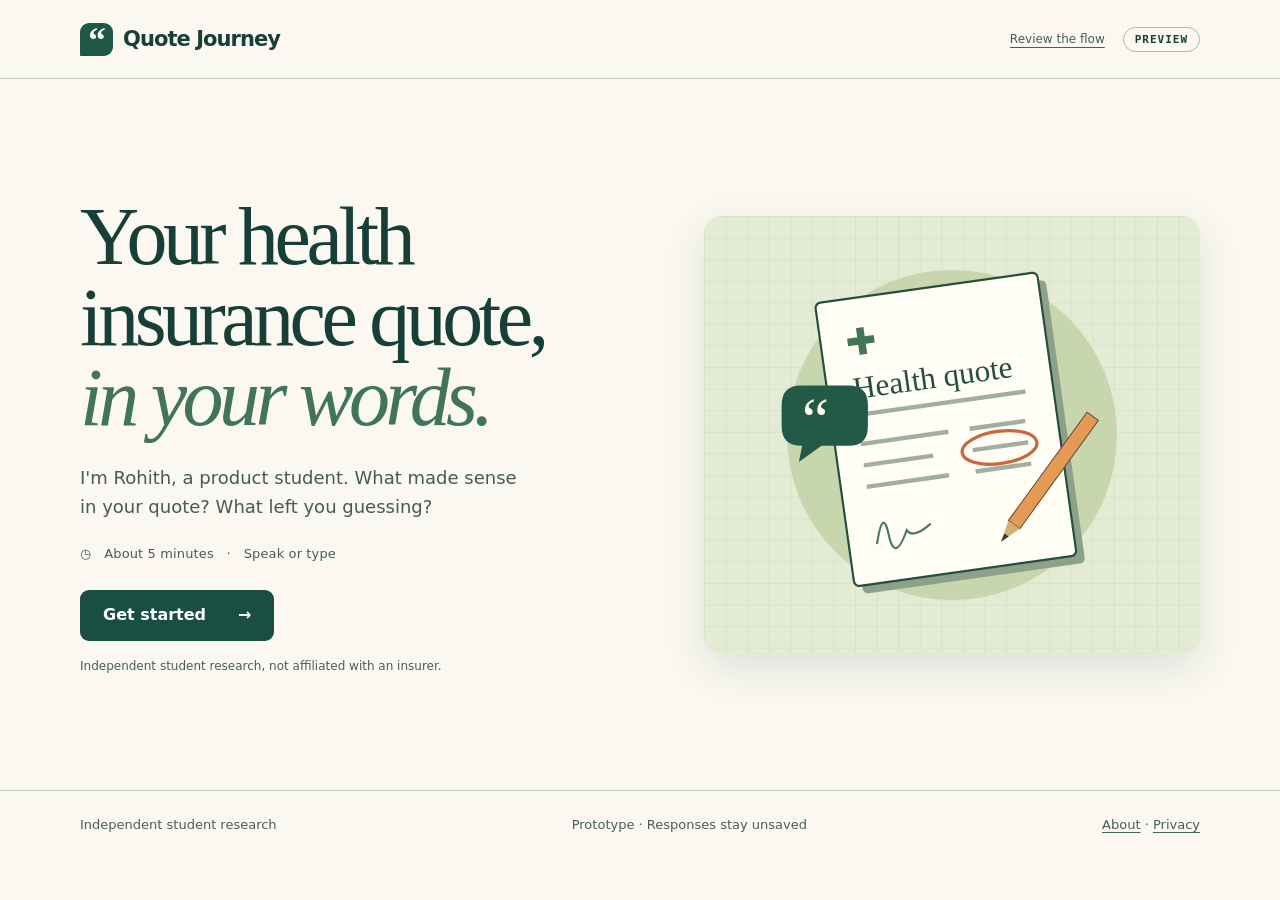
<file: docs/index.html>
<!doctype html>
<html lang="en">
<head>
  <meta charset="utf-8">
  <meta name="viewport" content="width=device-width,initial-scale=1,viewport-fit=cover">
  <meta name="theme-color" content="#faf8f1">
  <meta name="description" content="An independent study of what happens after someone gets a health insurance quote. Speak or type, whichever works best for you.">
  <title>Quote Journey · In your words</title>
  <link rel="icon" type="image/svg+xml" href="./favicon.svg">
  <link rel="stylesheet" href="./fieldnotes.css">
</head>
<body>
  <header class="study-header">
    <div class="container">
      <a class="brand" href="./index.html" aria-label="Quote Journey home"><span class="mark" aria-hidden="true">“</span>Quote Journey</a>
      <div class="header-side"><a class="header-link" href="./review.html#flow">Review the flow</a><span class="preview-badge">Preview</span></div>
    </div>
  </header>
  <main class="container hero">
    <div class="hero-copy">
      <h1>Your health<br>insurance quote,<br><em>in your words.</em></h1>
      <p class="lead">I'm Rohith, a product student. What made sense in your quote? What left you guessing?</p>
      <p class="meta">◷ &nbsp; About 5 minutes &nbsp; · &nbsp; Speak or type</p>
      <a class="primary-button" href="./survey.html">Get started <span class="arrow" aria-hidden="true">→</span></a>
      <p class="hero-note">Independent student research, not affiliated with an insurer.</p>
    </div>
    <figure class="illustration">
      <img src="./assets/health-quote-illustration.svg" width="460" height="405" alt="Illustration of a health insurance quote marked with a pencil, with a speech bubble">
    </figure>
  </main>
  <footer class="study-footer">
    <div class="container">
      <span>Independent student research</span>
      <span>Prototype · Responses stay unsaved</span>
      <span><a href="./about.html">About</a> · <a href="./privacy.html">Privacy</a></span>
    </div>
  </footer>
</body>
</html>
</file>
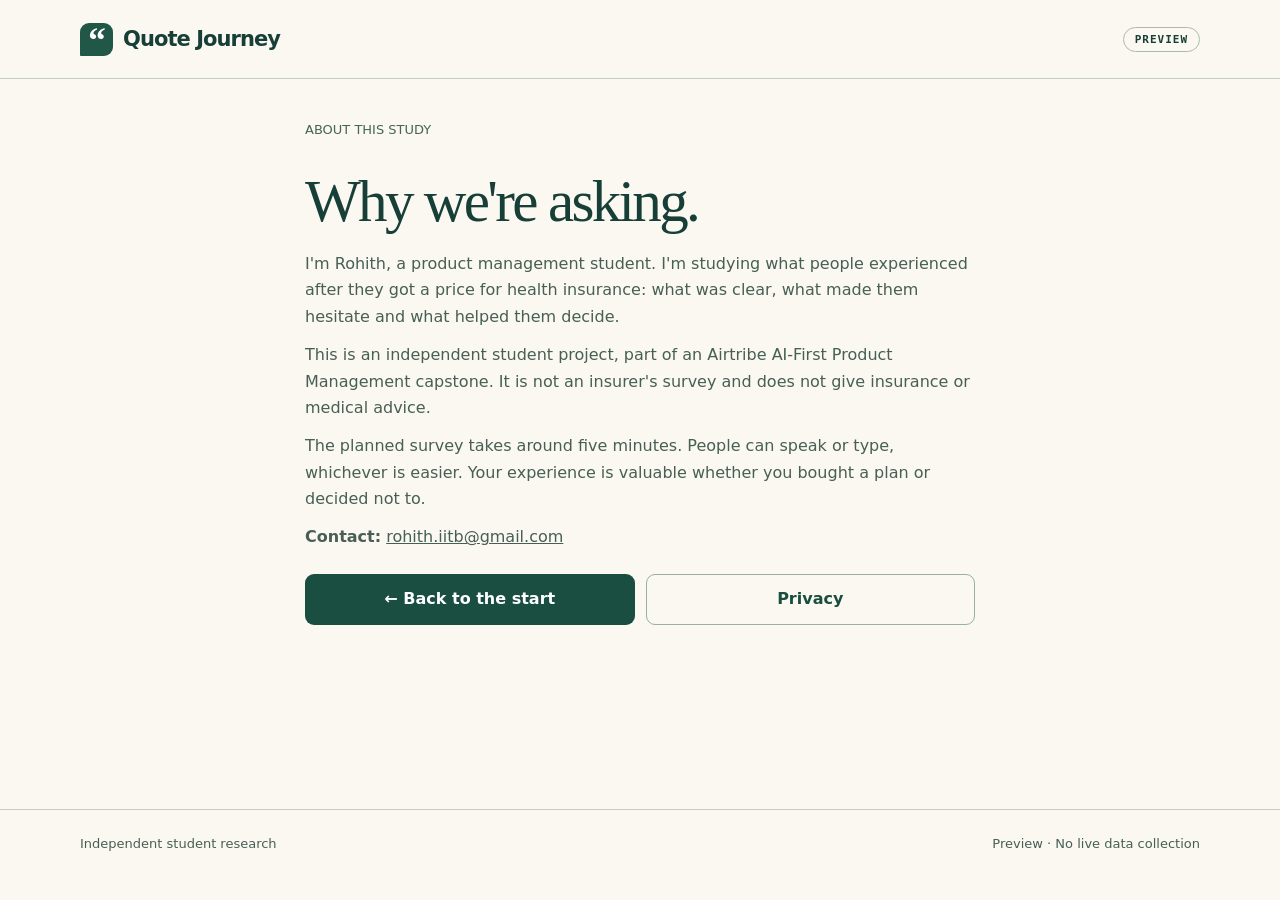
<file: docs/about.html>
<!doctype html><html lang="en"><head><meta charset="utf-8"><meta name="viewport" content="width=device-width,initial-scale=1"><title>About · Quote Journey</title><link rel="icon" href="./favicon.svg"><link rel="stylesheet" href="./fieldnotes.css"></head><body><header class="study-header"><div class="container"><a class="brand" href="./index.html"><span class="mark" aria-hidden="true">“</span>Quote Journey</a><span class="preview-badge">Preview</span></div></header><main class="survey-shell"><p class="step-name">ABOUT THIS STUDY</p><h1 class="q-title">Why we're asking.</h1><p class="q-body">I'm Rohith, a product management student. I'm studying what people experienced after they got a price for health insurance: what was clear, what made them hesitate and what helped them decide.</p><p class="q-body">This is an independent student project, part of an Airtribe AI-First Product Management capstone. It is not an insurer's survey and does not give insurance or medical advice.</p><p class="q-body">The planned survey takes around five minutes. People can speak or type, whichever is easier. Your experience is valuable whether you bought a plan or decided not to.</p><p class="q-body"><strong>Contact:</strong> <a href="mailto:rohith.iitb@gmail.com">rohith.iitb@gmail.com</a></p><div class="q-actions"><a class="primary-button" href="./index.html">← Back to the start</a><a class="secondary-button" href="./privacy.html">Privacy</a></div></main><footer class="study-footer"><div class="container"><span>Independent student research</span><span>Preview · No live data collection</span></div></footer></body></html>
</file>
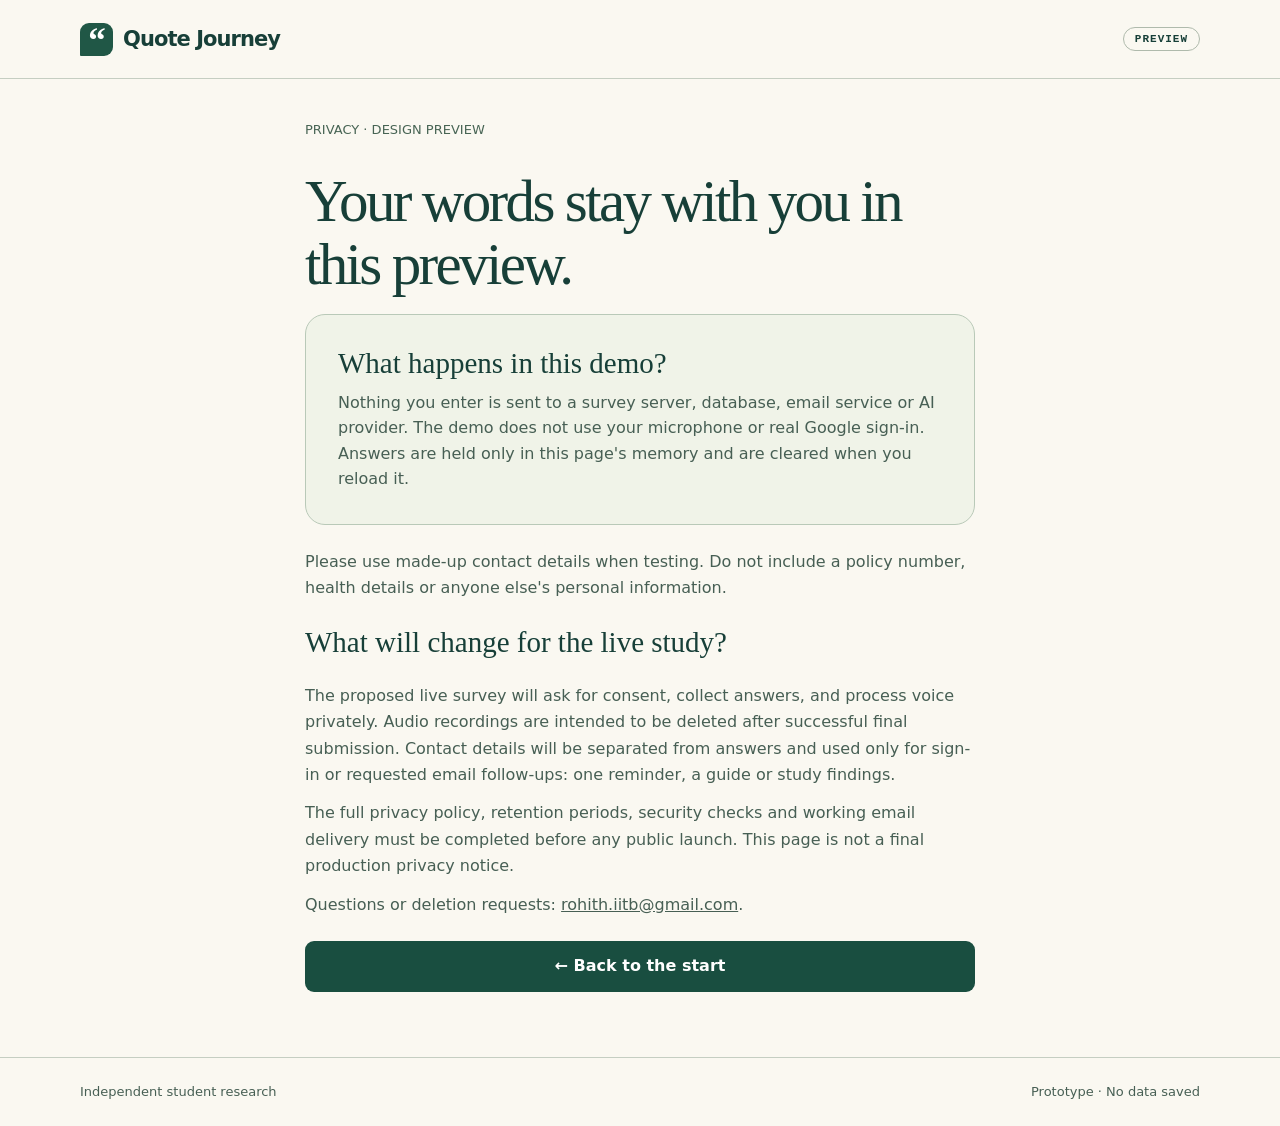
<file: docs/privacy.html>
<!doctype html><html lang="en"><head><meta charset="utf-8"><meta name="viewport" content="width=device-width,initial-scale=1"><title>Privacy · Quote Journey Preview</title><link rel="icon" href="./favicon.svg"><link rel="stylesheet" href="./fieldnotes.css"></head><body><header class="study-header"><div class="container"><a class="brand" href="./index.html"><span class="mark" aria-hidden="true">“</span>Quote Journey</a><span class="preview-badge">Preview</span></div></header><main class="survey-shell"><p class="step-name">PRIVACY · DESIGN PREVIEW</p><h1 class="q-title">Your words stay with you in this preview.</h1><div class="message-card"><h2>What happens in this demo?</h2><p>Nothing you enter is sent to a survey server, database, email service or AI provider. The demo does not use your microphone or real Google sign-in. Answers are held only in this page's memory and are cleared when you reload it.</p></div><p class="q-body" style="margin-top:24px">Please use made-up contact details when testing. Do not include a policy number, health details or anyone else's personal information.</p><h2 style="font:400 29px Georgia,serif">What will change for the live study?</h2><p class="q-body">The proposed live survey will ask for consent, collect answers, and process voice privately. Audio recordings are intended to be deleted after successful final submission. Contact details will be separated from answers and used only for sign-in or requested email follow-ups: one reminder, a guide or study findings.</p><p class="q-body">The full privacy policy, retention periods, security checks and working email delivery must be completed before any public launch. This page is not a final production privacy notice.</p><p class="q-body">Questions or deletion requests: <a href="mailto:rohith.iitb@gmail.com">rohith.iitb@gmail.com</a>.</p><div class="q-actions"><a class="primary-button" href="./index.html">← Back to the start</a></div></main><footer class="study-footer"><div class="container"><span>Independent student research</span><span>Prototype · No data saved</span></div></footer></body></html>
</file>
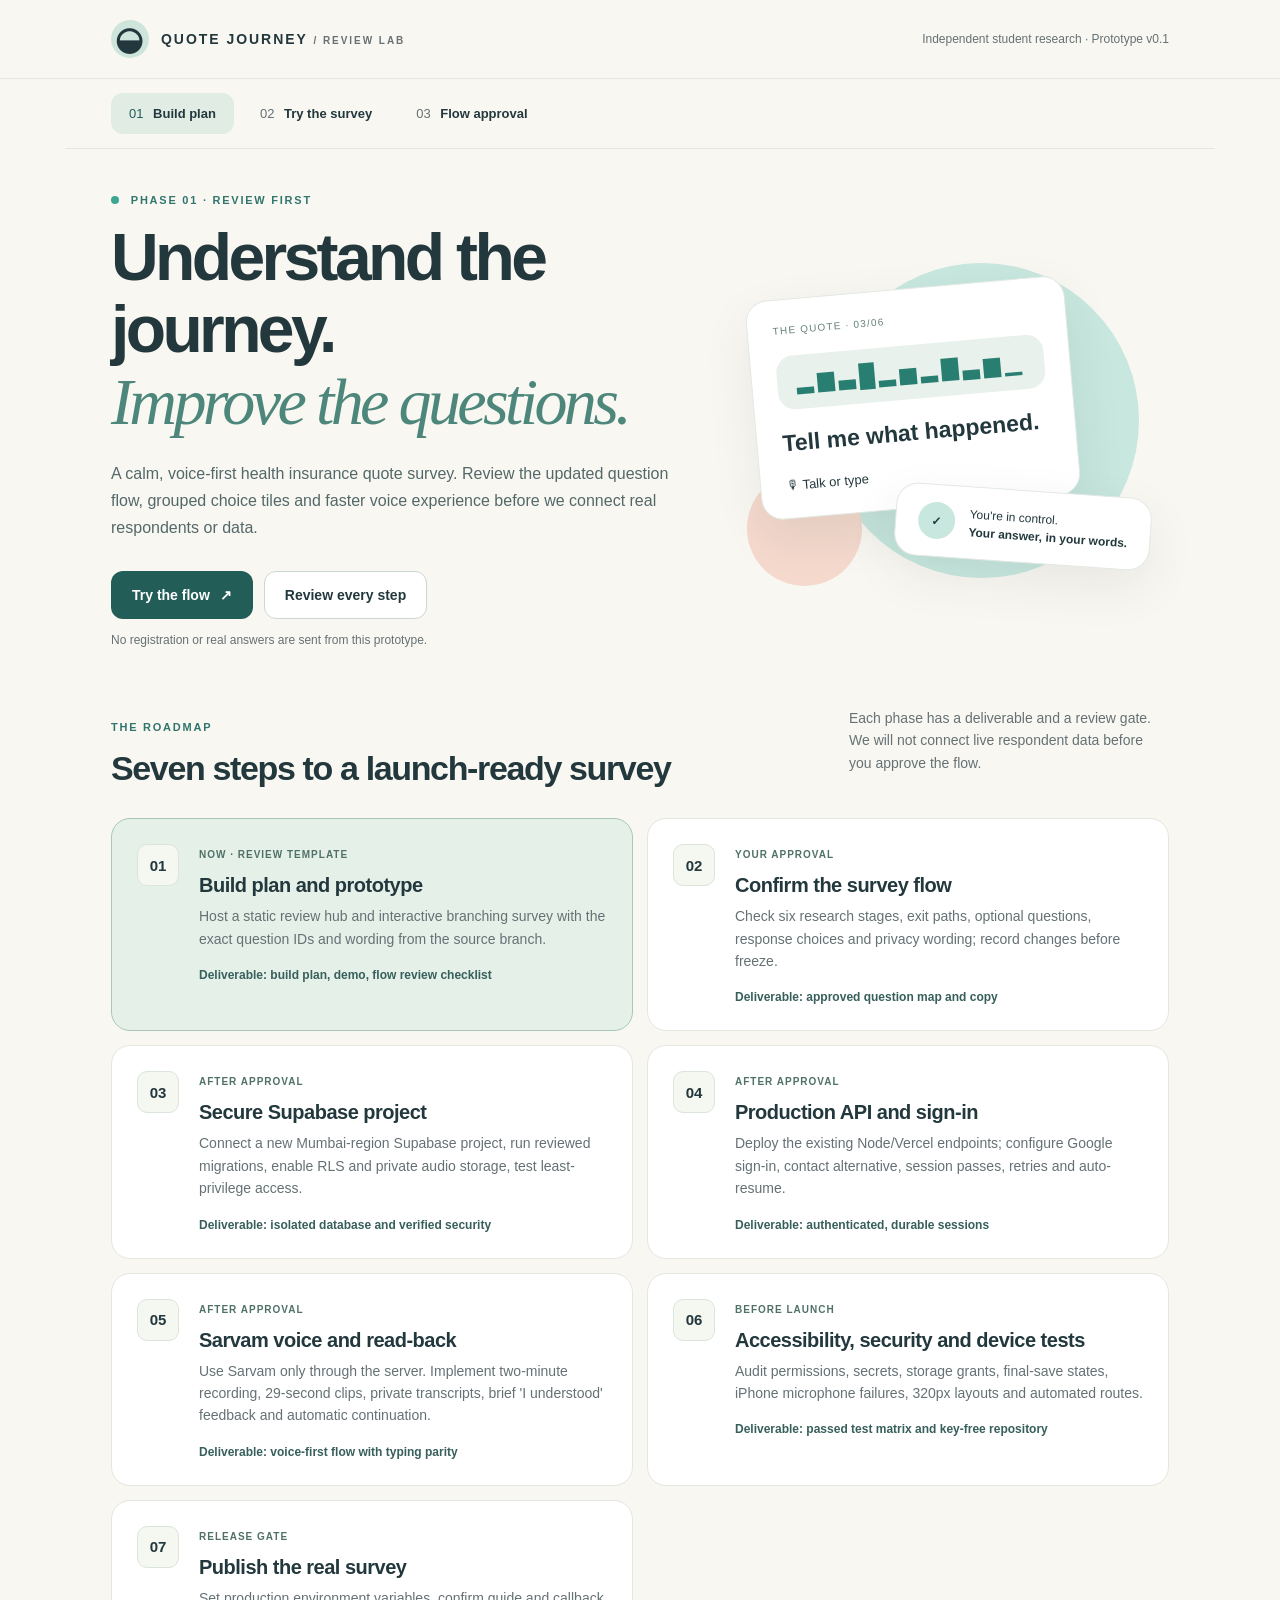
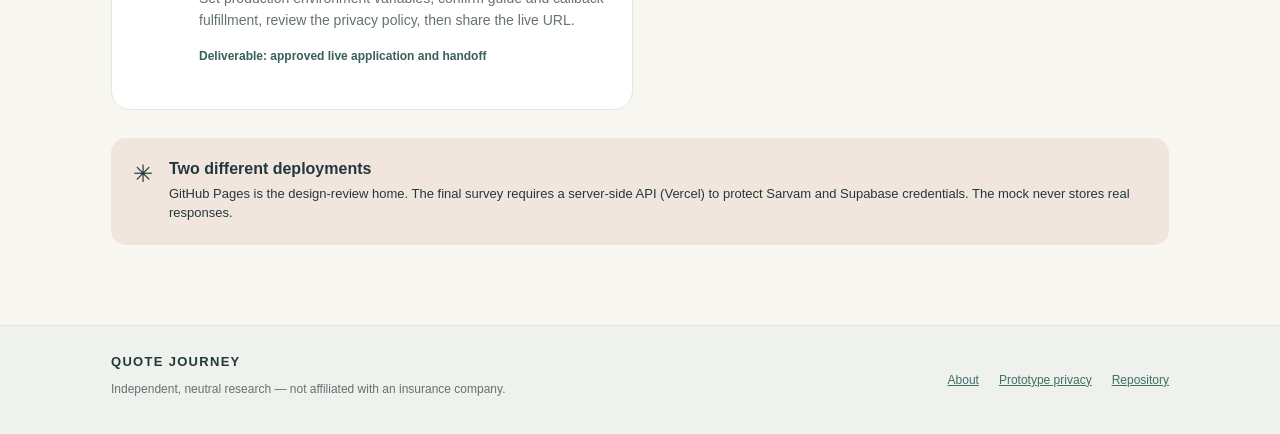
<file: docs/review.html>
<!doctype html>
<html lang="en">
<head>
  <meta charset="utf-8">
  <meta name="viewport" content="width=device-width,initial-scale=1,viewport-fit=cover">
  <meta name="theme-color" content="#f9f7f2">
  <meta name="description" content="Independent research about what happens after a health insurance quote. Interactive flow review prototype.">
  <title>Quote Journey · Survey design review</title>
  <link rel="icon" type="image/svg+xml" href="./favicon.svg">
  <link rel="stylesheet" href="./style.css">
</head>
<body>
  <header class="site-header">
    <div class="shell header-inner">
      <a class="brand" href="#plan" aria-label="Quote Journey review home"><span class="brand-mark" aria-hidden="true">◒</span><span>QUOTE JOURNEY <small>/ REVIEW LAB</small></span></a>
      <span class="top-note">Independent student research <span aria-hidden="true">·</span> Prototype v0.1</span>
    </div>
  </header>
  <nav class="site-nav shell" aria-label="Review sections">
    <a href="#plan" data-tab="plan">01 <strong>Build plan</strong></a>
    <a href="#survey" data-tab="survey">02 <strong>Try the survey</strong></a>
    <a href="#flow" data-tab="flow">03 <strong>Flow approval</strong></a>
  </nav>
  <main>
    <section class="shell section" id="plan" data-panel="plan">
      <div class="hero">
        <div class="hero-copy">
          <p class="eyebrow"><span class="status-dot"></span> PHASE 01 · REVIEW FIRST</p>
          <h1>Understand the journey.<br><em>Improve the questions.</em></h1>
          <p class="hero-lead">A calm, voice-first health insurance quote survey. Review the updated question flow, grouped choice tiles and faster voice experience before we connect real respondents or data.</p>
          <div class="hero-actions">
            <a class="button button-primary" href="#survey">Try the flow <span aria-hidden="true">↗</span></a>
            <a class="button button-secondary" href="#flow">Review every step</a>
          </div>
          <p class="micro">No registration or real answers are sent from this prototype.</p>
        </div>
        <div class="hero-art" aria-hidden="true">
          <div class="floating-card card-a"><span class="card-step">THE QUOTE · 03/06</span><div class="mini-wave">▂▆▃█▂▅▂▇▃▆▁</div><strong>Tell me what happened.</strong><span>🎙 Talk or type</span></div>
          <div class="floating-card card-b"><span class="tiny-check">✓</span><span>You're in control.<br><b>Your answer, in your words.</b></span></div>
          <div class="orb orb-one"></div><div class="orb orb-two"></div>
        </div>
      </div>
      <div class="section-heading"><div><p class="eyebrow">THE ROADMAP</p><h2>Seven steps to a launch-ready survey</h2></div><p>Each phase has a deliverable and a review gate. We will not connect live respondent data before you approve the flow.</p></div>
      <div class="roadmap">
        <article class="step-card current"><div class="step-number">01</div><div><span class="tag">NOW · REVIEW TEMPLATE</span><h3>Build plan and prototype</h3><p>Host a static review hub and interactive branching survey with the exact question IDs and wording from the source branch.</p><small>Deliverable: build plan, demo, flow review checklist</small></div></article>
        <article class="step-card"><div class="step-number">02</div><div><span class="tag">YOUR APPROVAL</span><h3>Confirm the survey flow</h3><p>Check six research stages, exit paths, optional questions, response choices and privacy wording; record changes before freeze.</p><small>Deliverable: approved question map and copy</small></div></article>
        <article class="step-card"><div class="step-number">03</div><div><span class="tag">AFTER APPROVAL</span><h3>Secure Supabase project</h3><p>Connect a new Mumbai-region Supabase project, run reviewed migrations, enable RLS and private audio storage, test least-privilege access.</p><small>Deliverable: isolated database and verified security</small></div></article>
        <article class="step-card"><div class="step-number">04</div><div><span class="tag">AFTER APPROVAL</span><h3>Production API and sign-in</h3><p>Deploy the existing Node/Vercel endpoints; configure Google sign-in, contact alternative, session passes, retries and auto-resume.</p><small>Deliverable: authenticated, durable sessions</small></div></article>
        <article class="step-card"><div class="step-number">05</div><div><span class="tag">AFTER APPROVAL</span><h3>Sarvam voice and read-back</h3><p>Use Sarvam only through the server. Implement two-minute recording, 29-second clips, private transcripts, brief 'I understood' feedback and automatic continuation.</p><small>Deliverable: voice-first flow with typing parity</small></div></article>
        <article class="step-card"><div class="step-number">06</div><div><span class="tag">BEFORE LAUNCH</span><h3>Accessibility, security and device tests</h3><p>Audit permissions, secrets, storage grants, final-save states, iPhone microphone failures, 320px layouts and automated routes.</p><small>Deliverable: passed test matrix and key-free repository</small></div></article>
        <article class="step-card"><div class="step-number">07</div><div><span class="tag">RELEASE GATE</span><h3>Publish the real survey</h3><p>Set production environment variables, confirm guide and callback fulfillment, review the privacy policy, then share the live URL.</p><small>Deliverable: approved live application and handoff</small></div></article>
      </div>
      <div class="notice"><span aria-hidden="true">✳</span><div><strong>Two different deployments</strong><p>GitHub Pages is the design-review home. The final survey requires a server-side API (Vercel) to protect Sarvam and Supabase credentials. The mock never stores real responses.</p></div></div>
    </section>

    <section class="shell section hidden" id="survey" data-panel="survey">
      <div class="panel-head"><div><p class="eyebrow">INTERACTIVE FLOW PROTOTYPE</p><h1>Experience it like a respondent.</h1><p>Try the revised flow. Use fictional answers: no real sign-in, recording, saving, reminders or emails occur here.</p></div><span class="tag highlight">DEMO · NO DATA SUBMITTED</span></div>
      <div class="demo-grid">
        <div class="phone-frame">
          <div class="phone-top"><span>QUOTE JOURNEY</span><span class="preview-label">PREVIEW</span></div>
          <div id="surveyStage" aria-live="polite"><p>Loading the question flow…</p></div>
        </div>
        <aside class="demo-aside"><h3>What to test</h3><p>Use Back to change a response and inspect how the later questions change.</p>
          <ul><li>“Later” before sign-in opens an email reminder form.</li><li>“Maybe” on buying online opens the person-support branch.</li><li>Hesitation displays grouped tiles (choose up to three).</li><li>Voice simulation shows “I understood” and moves on automatically.</li><li>Payment changes follow-ups; guide and findings requests use email only.</li></ul>
          <button class="button button-secondary" type="button" id="restartDemo">↻ Restart demo</button>
          <p class="micro">A completed demo does not mean a response was saved.</p>
        </aside>
      </div>
    </section>

    <section class="shell section hidden" id="flow" data-panel="flow">
      <div class="panel-head"><div><p class="eyebrow">DECISION GATE · YOUR REVIEW</p><h1>Review the complete survey flow.</h1><p>Review revision 2 based on your comments. This is proposed, not yet approved for production.</p></div><span class="tag">6 RESEARCH STAGES</span></div>
      <div class="flow-stack">
        <article class="flow-group"><span class="flow-index">01 · START</span><h2>A shorter introduction, then availability</h2><p><b>INTRO</b> Short welcome → <b>W1</b> “Do you have about 5 minutes now?” → yes: <b>C00</b> sign-in → <b>W2</b> research consent.</p><p class="branch">↳ Later → <b>CB</b>: email, date, time and time zone → one scheduled email reminder (planned). No or no consent → DECLINED. A reminder does not require sign-in.</p></article>
        <article class="flow-group"><span class="flow-index">02 · ABOUT YOU</span><h2>Online buying and eligibility</h2><p><b>S1</b> Comfortable buying online? → maybe/no: <b>S1b</b> Why want a person? → <b>S1bv</b> Optional detail → <b>S2</b> Quote in last six months?</p><p class="branch">↳ S2 = no → SCREENED_OUT.</p></article>
        <article class="flow-group"><span class="flow-index">03 · THE QUOTE</span><h2>What happened when they saw it?</h2><p><b>Q3</b> Source → <b>Q4</b> Ease (1–5) → <b>Q5</b> First reaction (voice/type) → <b>Q6</b> Understanding of cover → <b>Q7</b> “When you saw the quote, how sure were you about buying that plan?”</p><p class="branch">↳ Very unsure · A little unsure · Not sure · Fairly sure · Very sure.</p></article>
        <article class="flow-group"><span class="flow-index">04 · HESITATION</span><h2>What held them back?</h2><p><b>H8</b> Hesitated? → yes: <b>H9</b> Up to three reasons as tiles: Cost and timing / Cover and claims / Comparing and trust / Something else → <b>H9v</b> Optional details → <b>H10</b> What they actually did.</p><p class="branch">↳ H8 = no → skip to P11. Choice values are unchanged.</p></article>
        <article class="flow-group"><span class="flow-index">05 · PAYMENT</span><h2>What did they decide?</h2><p><b>P11</b> Paid / deciding / stopped → paid: <b>P12a</b> What tipped it? and <b>P12c</b> “When you paid, how sure were you that you understood what the plan would cover?” → otherwise: <b>P12b</b> What would have made you pay?</p><p class="branch">↳ P12c now measures understanding of cover, not vague confidence in payment.</p></article>
        <article class="flow-group"><span class="flow-index">06 · WRAP-UP</span><h2>What was missing — and optional email follow-up</h2><p><b>X13</b> “What else, if anything, would have helped you understand or decide about that quote?” → <b>X14</b> Email a one-page guide, future study findings, both or neither → <b>X14c</b> Email if requested → <b>Q21</b> Finish → THANKS.</p><p class="branch">↳ No WhatsApp, referrals or generic thank-you email. Guide and findings cannot be promised live until their contents and delivery are ready.</p></article>
      </div>
      <div class="notice"><span aria-hidden="true">🎙</span><div><strong>New voice behavior</strong><p>One-tap recording with up to two minutes and optional neutral prompts (“Take your time” or “Anything else that stood out?”). After recording, show only a short “I understood” interpretation and move on automatically. No raw transcript shown and no mandatory second confirmation. Back still allows corrections. This page simulates voice without using a microphone or AI.</p></div></div>
      <div class="review-box">
        <h2>Your approval checklist</h2><p>Choose the proposed decisions, add any changes, and copy your feedback back into this chat. This page does not transmit or store your review.</p><p>For the complete wording and all 31 screen IDs, see the <a href="https://github.com/KR4705/health_insurance_survey/blob/main/FLOW-V2-APPROVAL.md">screen-by-screen v2 approval document</a>.</p>
        <form id="reviewForm">
          <label for="guideDecision">One-page guide (X14)</label>
          <select id="guideDecision"><option value="Keep in prototype; block live launch until guide + findings delivery exist">Keep in prototype; block live launch until guide + findings delivery exist</option><option value="Remove guide and findings offer from v1">Remove guide and findings offer from v1</option><option value="Email only; deliver requested materials manually when ready">Email only; deliver requested materials manually when ready</option><option value="Email only; automate requested materials when ready">Email only; automate requested materials when ready</option></select>
          <label for="callbackDecision">Later / callback (CB)</label>
          <select id="callbackDecision"><option value="Automate one email reminder with date, time and time zone">Automate one email reminder with date, time and time zone</option><option value="Remove callback branch">Remove callback branch</option><option value="Keep only if automation is ready before launch">Keep only if automation is ready before launch</option></select>
          <label for="w1Decision">Five-minute question (W1)</label>
          <select id="w1Decision"><option value="Move W1 before sign-in">Move W1 before sign-in</option><option value="Restore W1 after sign-in">Restore W1 after sign-in</option></select>
          <label for="thanksDecision">Referrals and thank-you email</label>
          <select id="thanksDecision"><option value="Both off in v1">Both off in v1</option><option value="Thank-you email only">Thank-you email only</option><option value="Referral only">Referral only</option><option value="Both on">Both on</option></select>
          <label for="notes">Question wording, layout or routing changes</label>
          <textarea id="notes" rows="5" placeholder="Write any changes to approve before implementation. Please don't include secrets or real respondent data."></textarea>
          <div class="button-row"><button type="button" id="approveBtn" class="button button-primary">Copy flow approval</button><button type="button" id="changesBtn" class="button button-secondary">Copy change request</button></div>
          <p id="copyStatus" class="micro" role="status" aria-live="polite"></p>
        </form>
      </div>
    </section>
  </main>
  <footer class="site-footer"><div class="shell"><div><strong>QUOTE JOURNEY</strong><p>Independent, neutral research — not affiliated with an insurance company.</p></div><div><a href="./about.html">About</a><a href="./privacy.html">Prototype privacy</a><a href="https://github.com/KR4705/health_insurance_survey">Repository</a></div></div></footer>
  <script src="./app.js" defer></script>
</body>
</html>
</file>
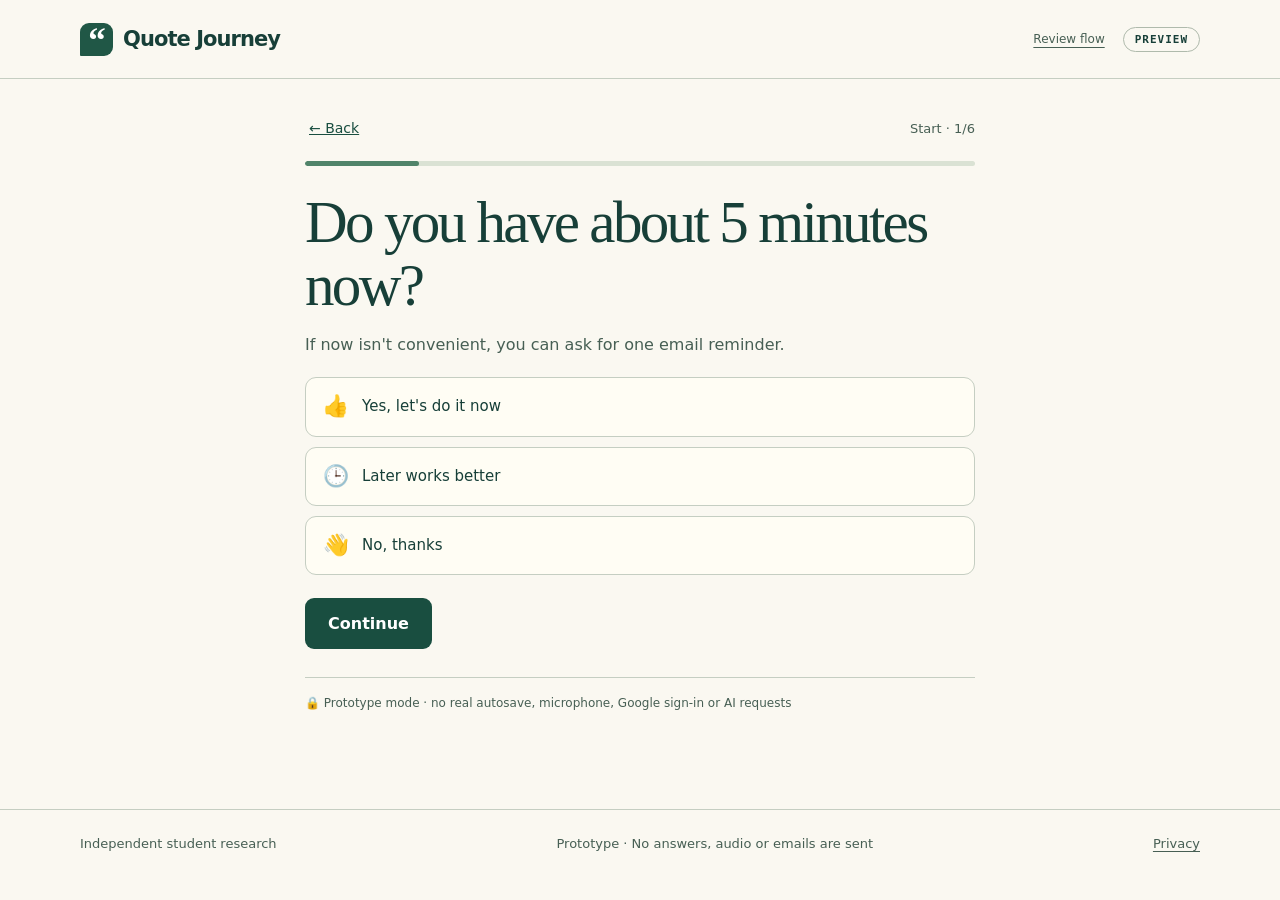
<file: docs/survey.html>
<!doctype html>
<html lang="en">
<head>
  <meta charset="utf-8"><meta name="viewport" content="width=device-width,initial-scale=1,viewport-fit=cover">
  <meta name="theme-color" content="#faf8f1">
  <meta name="description" content="Quote Journey interactive flow preview. Independent research on health insurance quotes.">
  <title>The survey · Quote Journey</title>
  <link rel="icon" type="image/svg+xml" href="./favicon.svg">
  <link rel="stylesheet" href="./fieldnotes.css">
  <script>window.QUOTE_JOURNEY_STANDALONE=true;</script>
  <script src="./app.js?v=fieldnotes-3" defer></script>
</head>
<body>
<header class="study-header">
  <div class="container">
    <a class="brand" href="./index.html"><span class="mark" aria-hidden="true">“</span>Quote Journey</a>
    <div class="header-side"><a class="header-link" href="./review.html#flow">Review flow</a><span class="preview-badge">Preview</span></div>
  </div>
</header>
<main class="survey-shell" id="survey" data-panel="survey">
  <div id="surveyStage" aria-live="polite">
    <p class="muted">Loading the survey flow…</p>
  </div>
</main>
<!-- The shared review engine has hidden review-only hooks. They do not collect or transmit any data. -->
<div id="plan" hidden></div><div id="flow" hidden></div>
<button id="restartDemo" hidden></button><button id="approveBtn" hidden></button><button id="changesBtn" hidden></button>
<select id="guideDecision" hidden><option value=""></option></select><select id="callbackDecision" hidden><option value=""></option></select><select id="w1Decision" hidden><option value=""></option></select><select id="thanksDecision" hidden><option value=""></option></select><textarea id="notes" hidden></textarea><span id="copyStatus" hidden></span>
<footer class="study-footer"><div class="container">
  <span>Independent student research</span>
  <span>Prototype · No answers, audio or emails are sent</span>
  <span><a href="./privacy.html">Privacy</a></span>
</div></footer>
</body>
</html>
</file>
<file: docs/fieldnotes.css>
/* Quote Journey Fieldnotes design, adapted from the user-provided generated site.
   All assets are local and SVG; no external fonts or runtime dependencies. */
:root{color-scheme:light;--bg:#faf8f1;--ink:#173f38;--green:#194e40;--leaf:#427558;--sage:#eef2e8;--sage-strong:#c8d6ad;--outline:#c5cec2;--muted:#475f54;--orange:#b77842;--white:#fffdf4;--danger:#ad3d27;--radius:12px}
*{box-sizing:border-box}
html{scroll-behavior:smooth}
body{margin:0;min-width:320px;background:var(--bg);color:var(--ink);font:16px/1.55 system-ui,-apple-system,BlinkMacSystemFont,"Segoe UI",sans-serif}
button,input,textarea,select{font:inherit}
button{cursor:pointer}
a{color:inherit}
button:focus-visible,a:focus-visible,input:focus-visible,textarea:focus-visible,select:focus-visible,[tabindex="-1"]:focus{outline:3px solid #bd7134;outline-offset:3px}
button,select,input,textarea{font-size:16px}
img{max-width:100%}
.container{width:min(1120px,90%);margin:auto}
.study-header{border-bottom:1px solid var(--outline)}
.study-header .container{display:flex;align-items:center;justify-content:space-between;gap:20px;min-height:78px}
.brand{display:flex;align-items:center;gap:10px;text-decoration:none;font-size:21px;font-weight:750;letter-spacing:-.045em}
.brand .mark{display:grid;place-items:center;height:33px;width:33px;border-radius:9px 9px 9px 1px;background:#205746;color:#fff;font:700 35px Georgia,serif;line-height:1}
.header-side{display:flex;align-items:center;gap:18px}
.preview-badge{border:1px solid #afbaac;border-radius:20px;padding:5px 11px;font:600 11px monospace;letter-spacing:.09em;text-transform:uppercase}
.header-link{font-size:12px;text-decoration:underline;text-underline-offset:4px;color:var(--muted)}
.hero{display:grid;grid-template-columns:1.1fr 1fr;gap:7%;align-items:center;min-height:min(700px,78vh);padding-block:clamp(45px,8vw,110px)}
.hero-copy h1{font:400 clamp(52px,6.4vw,88px)/.98 Georgia,serif;letter-spacing:-.055em;margin:16px 0 26px}
.hero-copy h1 em{color:#427558}
.hero-copy .lead{max-width:440px;color:#465b51;font-size:18px;line-height:1.6;margin:0 0 22px}
.hero .meta{font-size:13px;color:#485d52;margin-bottom:26px;letter-spacing:.01em}
.primary-button,.secondary-button,.quiet-button{display:inline-flex;align-items:center;justify-content:center;gap:10px;min-height:50px;padding:12px 22px;border-radius:9px;font-weight:650;text-decoration:none;border:1px solid transparent;text-align:center}
.primary-button{background:var(--green);color:#fff}
.primary-button:hover{background:#2e614f}
.secondary-button{background:transparent;color:var(--green);border-color:#97b1a1}
.secondary-button:hover{background:#e8efe3}
.quiet-button{background:transparent;color:var(--green);text-decoration:underline;text-underline-offset:4px;padding:8px 12px}
.primary-button .arrow{margin-left:22px}
.illustration{display:block;margin:0;border-radius:18px;overflow:hidden;background:#e4ebd4;box-shadow:0 14px 40px #183b3320}
.illustration img{display:block;width:100%;height:auto}
.hero-note{margin-top:16px;font-size:12px;color:var(--muted)}
.study-footer{border-top:1px solid var(--outline);padding:24px 0;font-size:13px;color:var(--muted)}
.study-footer .container{display:flex;gap:18px;justify-content:space-between;flex-wrap:wrap}
.study-footer a{text-decoration:underline;text-underline-offset:3px}
.survey-shell{width:min(670px,90%);margin:auto;padding:28px 0 65px;min-height:calc(100vh - 170px)}
.survey-topline{display:flex;justify-content:space-between;align-items:center;gap:12px}
.back{border:0;background:none;color:var(--ink);padding:10px 4px;min-width:55px;min-height:44px;font-size:14px;text-align:left;text-decoration:underline;text-underline-offset:4px}
.back[disabled]{visibility:hidden}
.step-name{font-size:13px;color:#476454}
.progress{margin-top:8px;height:5px;background:#dae2d4;border-radius:4px;overflow:hidden}
.progress>div{height:100%;background:#50846a;border-radius:4px;transition:width .2s ease}
.q-title{font:400 clamp(36px,6vw,59px)/1.065 Georgia,serif;letter-spacing:-.045em;margin:30px 0 18px}
.q-help{font-size:16px;color:var(--muted);margin:0 0 22px;line-height:1.6}
.q-body{color:var(--muted);line-height:1.65;margin:0 0 12px}
.q-content{margin-top:22px}
.q-actions{display:flex;flex-wrap:wrap;gap:12px;margin-top:25px}
.q-actions .primary-button,.q-actions .secondary-button{flex:1 1 190px}
.option-list{display:grid;gap:11px}
.option{display:flex;align-items:center;gap:14px;width:100%;text-align:left;padding:15px 16px;min-height:58px;border:1px solid var(--outline);border-radius:12px;background:var(--white);color:var(--ink);line-height:1.4}
.option:hover{background:#f1f5eb;border-color:#90a990}
.option.selected{border:2px solid var(--leaf);background:#e4efe3;padding:14px 15px}
.option .emoji{width:26px;font-size:21px;flex:none;text-align:center}
.option .tick{margin-left:auto;font-weight:800;color:var(--green)}
.tile-group{margin:12px 0 20px}
.tile-group h3{font:700 12px system-ui,sans-serif;text-transform:uppercase;color:#5a705e;letter-spacing:.1em;margin:0 0 10px}
.tile-grid{display:grid;grid-template-columns:repeat(2,minmax(0,1fr));gap:10px}
.tile-grid .option{min-height:116px;display:flex;align-items:flex-start;flex-direction:column;position:relative;gap:10px;justify-content:flex-start;font-size:14px}
.tile-grid .option .tick{position:absolute;right:12px;top:11px}
.choice-note{color:var(--muted);font-size:13px;margin-top:8px}
.scale-choices{display:grid;grid-template-columns:repeat(5,minmax(0,1fr));gap:8px}
.scale-choices .option{justify-content:center;min-height:62px;padding:6px;font-size:20px;font-weight:750;text-align:center}
.scale-choices .option.selected{padding:5px}
.scale-labels{display:flex;justify-content:space-between;gap:20px;font-size:13px;color:var(--muted);margin-top:10px}
.scale-pick{color:var(--green);margin:14px 0 0;padding:12px;border-radius:9px;background:#e8f0e6}
.field{display:grid;gap:8px;font-size:14px;font-weight:650;color:var(--green);margin:0 0 18px}
.field input,.field textarea,.field select{display:block;width:100%;min-height:52px;padding:12px 14px;background:#fffdf7;border:1px solid #91aa97;border-radius:10px;color:var(--ink)}
.field textarea{min-height:150px;resize:vertical}
.field .help{font-weight:400;color:var(--muted);font-size:12px}
.message-card,.voice-card{border:1px solid #b9c9b8;background:#f0f3e8;border-radius:20px;padding:clamp(19px,5vw,32px)}
.message-card{display:grid;gap:10px}
.message-card h2{font:400 29px/1.13 Georgia,serif;margin:0}
.message-card p{margin:0;color:var(--muted);line-height:1.6}
.voice-card{text-align:center}
.voice-card h2{font-size:22px;margin:8px 0}
.voice-card .voice-icon{display:block;margin:10px auto;width:49px;height:49px}
.voice-card .voice-help{display:block;font-size:13px;color:var(--muted)}
.voice-card .voice-actions{display:flex;justify-content:center;gap:10px;flex-wrap:wrap;margin-top:22px}
.voice-actions .primary-button,.voice-actions .secondary-button{flex:1 1 180px}
.voice-actions img{width:21px;height:21px;vertical-align:middle}
.wave{display:block;width:230px;height:75px;margin:12px auto}
.timer{font:16px/1.5 ui-monospace,SFMono-Regular,Consolas,monospace;color:var(--ink);margin:14px}
.record-dot{display:inline-block;background:#a83c29;width:10px;height:10px;border-radius:50%;margin-right:8px}
.encouragement{font:italic 18px Georgia,serif;color:#48735c;margin:14px 0}
.readback{text-align:left}
.readback h2{font:400 29px Georgia,serif;margin:0 0 13px}
.readback p{color:var(--ink);font-size:17px;line-height:1.65;margin:0 0 12px}
.readback small{color:var(--muted)}
.demo-caption{color:#526b5b;font-size:12px;margin-top:20px}
.notice{background:#f5e9db;color:#66452f;padding:13px 15px;border-radius:11px;line-height:1.55;font-size:14px;margin:14px 0}
.error{background:#fff0e9;color:#913921;border:1px solid #e6ad9f;padding:12px 14px;border-radius:10px;margin-top:15px}
.form-note{margin-top:18px;color:var(--muted);font-size:12px}
.inline-link{color:var(--green);text-decoration:underline;cursor:pointer}
.confirm-status{font-size:12px;color:var(--muted);margin-top:18px}
.end-icon{display:block;width:48px;height:48px;margin:4px 0 20px}
.demo-footer{border-top:1px solid var(--outline);margin-top:32px;padding-top:16px;color:var(--muted);font-size:12px}
.intro-privacy{font-size:13px;color:var(--muted);margin-top:26px}
.signin-choice{display:grid;gap:10px}
.signin-choice .primary-button{width:100%}
.muted{color:var(--muted)}
@media(max-width:700px){
 .study-header .container{min-height:64px}
 .header-side{gap:10px}
 .header-link{display:none}
 .hero{grid-template-columns:1fr;gap:28px;min-height:unset;padding:25px 0 60px}
 .hero-copy h1{font-size:clamp(47px,11vw,70px);margin:12px 0 19px}
 .hero-copy .lead{font-size:16px}
 .hero .meta{margin:16px 0}
 .hero .primary-button{width:100%}
 .illustration img{height:220px;object-fit:cover}
 .survey-shell{padding-top:22px}
 .q-title{margin-top:24px}
 .q-actions{display:grid;grid-template-columns:1fr}
 .q-actions .primary-button,.q-actions .secondary-button{width:100%}
}
@media(max-width:380px){
 .brand{font-size:17px}
 .preview-badge{font-size:10px}
 .tile-grid{grid-template-columns:1fr}
 .tile-grid .option{min-height:68px;flex-direction:row;align-items:center;padding-right:36px}
 .tile-grid .option .tick{top:auto}
 .voice-card .voice-actions{display:grid;grid-template-columns:1fr}
 .scale-choices{gap:5px}
 .scale-choices .option{min-height:53px}
}
@media(prefers-reduced-motion:reduce){html{scroll-behavior:auto}*,*::before,*::after{animation:none!important;transition:none!important}}

/* The approved survey engine renders these shared classes. */
.hidden,[hidden]{display:none!important}
.survey-inner{padding:0;min-height:300px}
.survey-nav{display:flex;justify-content:space-between;gap:12px;align-items:center;min-height:44px}
.survey-nav .back-btn{font-size:14px;background:transparent;color:var(--green);padding:10px 4px;text-align:left;text-decoration:underline;border:0;min-width:55px;min-height:44px}
.survey-nav .back-btn[disabled]{visibility:hidden}
.quiet-skip{display:inline-block;margin-top:14px;padding:6px 0;border:0;border-radius:0;background:transparent;color:var(--green);font:500 14px/1.4 system-ui,sans-serif;text-decoration:underline;text-decoration-thickness:1px;text-underline-offset:4px;box-shadow:none;appearance:none;-webkit-appearance:none}
.quiet-skip:hover{background:transparent;color:#2e614f;text-decoration-thickness:2px}
.quiet-skip:active{background:transparent}
.question-step{font-size:13px;color:var(--muted)}
.progress-track{height:5px;border-radius:5px;background:#dae2d4;overflow:hidden;margin:10px 0 25px}
.progress-fill{height:100%;background:#50846a;border-radius:5px;transition:width .2s ease}
.survey-inner .q-title{margin:20px 0 15px}
.q-helper{font-size:16px;color:var(--muted);line-height:1.6;margin:0 0 17px}
.q-body{font-size:16px;line-height:1.65;color:var(--muted);margin:0 0 12px}
.q-options{display:grid;gap:10px;margin-top:20px}
.q-option{display:flex;align-items:center;gap:13px;text-align:left;color:var(--ink);background:var(--white);width:100%;min-height:58px;padding:14px 16px;border-radius:11px;border:1px solid var(--outline);line-height:1.4;font-size:15px}
.q-option:hover{background:#eff3e7;border-color:#8aa98f}
.q-option.selected{background:#e2eee2;border:2px solid #437f60;padding:13px 15px}
.q-option .emoji{font-size:21px;width:27px;flex:none;text-align:center}
.q-option .selection-mark{margin-left:auto;color:var(--green);font-weight:800}
.q-actions{display:flex;flex-wrap:wrap;gap:11px;margin-top:23px}
.q-actions.two .button{flex:1 1 180px}
.button{display:inline-flex;gap:9px;align-items:center;justify-content:center;min-height:51px;border-radius:9px;padding:12px 22px;font:650 16px system-ui,sans-serif;text-align:center;border:1px solid transparent}
.button-primary{background:var(--green);color:white}
.button-primary:hover{background:#2e614f}
.button-secondary{color:var(--green);border:1px solid #8eae9b;background:transparent}
.button-secondary:hover{background:#eaf1e8}
.form-field{display:grid;gap:8px;font-size:14px;font-weight:650;color:var(--green);margin:18px 0}
.form-field input,.form-field textarea{width:100%;min-height:52px;padding:12px 14px;font-size:16px;background:#fffdf7;border:1px solid #91aa97;border-radius:10px;color:var(--ink)}
.form-field textarea{min-height:140px;resize:vertical}
.scale-options{display:grid;grid-template-columns:repeat(5,minmax(0,1fr));gap:7px;margin-top:22px}
.scale-options .q-option{min-height:62px;justify-content:center;padding:9px 0;font-size:20px;font-weight:750}
.scale-options .q-option.selected{padding:8px 0}
.scale-labels{display:flex;justify-content:space-between;gap:20px;color:var(--muted);font-size:13px;margin-top:10px}
.scale-feedback{background:#e9f1e6;color:#315747;padding:10px 12px;border-radius:10px;font-size:13px}
.inline-note{margin:16px 0;padding:13px 15px;border-radius:11px;background:#f3e9db;color:#68472f;font-size:14px;line-height:1.55}
.demo-status{border-top:1px solid var(--outline);margin-top:28px;padding-top:16px;font-size:12px;color:var(--muted)}
.micro{font-size:12px;color:var(--muted);line-height:1.55}
.tile-section{margin:14px 0 19px}
.tile-heading{font:700 12px system-ui,sans-serif;letter-spacing:.09em;text-transform:uppercase;color:#557160;margin:0 0 10px}
.tile-grid{display:grid;grid-template-columns:repeat(2,minmax(0,1fr));gap:10px}
.tile-grid .q-tile{min-height:115px;display:flex;align-items:flex-start;justify-content:flex-start;flex-direction:column;position:relative;gap:10px;font-size:14px;padding:14px}
.tile-grid .q-tile.selected{padding:13px}
.tile-grid .q-tile .selection-mark{position:absolute;right:12px;top:10px}
.voice-panel{margin-top:12px;padding:clamp(18px,5vw,31px);border:1px solid #b9c9b8;border-radius:20px;background:#f0f3e8;text-align:center}
.voice-panel h3{font-size:22px;font-weight:700;margin:7px 0 12px}
.voice-hero-icon,.voice-status-icon{width:48px;height:48px;display:block;margin:10px auto}
.voice-start{display:flex;align-items:stretch;gap:10px;justify-content:center;margin:20px 0 10px}
.voice-start button{flex:1 1 165px;min-height:67px;padding:13px;background:#fffdf7;color:var(--green);border:1px solid #a8bdaa;border-radius:10px;font-weight:700}
.voice-start button:first-child{background:var(--green);color:white;border-color:var(--green)}
.voice-start button img{height:20px;width:20px;vertical-align:middle;margin-right:8px}
.voice-start button:first-child img{filter:brightness(0) invert(1)}
.record-heading{font-size:22px;font-weight:700;margin:10px 0}
.record-dot{width:10px;height:10px;border-radius:50%;display:inline-block;background:#a83c29;margin-right:8px}
.record-wave{display:block;width:min(240px,90%);height:75px;margin:12px auto}
.record-time{font:16px ui-monospace,SFMono-Regular,Consolas,monospace;margin:12px}
.record-prompt{font:italic 18px Georgia,serif;color:#427558;margin:13px 0}
.invert-icon{width:19px;height:19px;filter:brightness(0) invert(1)}
.readback{padding:26px;background:#f0f3e8;border-radius:18px;border:1px solid #b9c9b8;margin-top:12px}
.readback h3{font:400 33px Georgia,serif;margin:5px 0 13px}
.readback p{font-size:18px;color:var(--ink);line-height:1.65;margin:0 0 12px}
@media(max-width:700px){.survey-inner .q-title{font-size:clamp(35px,9vw,54px)}.q-actions{display:grid;grid-template-columns:1fr}.q-actions .button{width:100%}.q-actions.two{grid-template-columns:1fr 1fr}.q-actions.two .button{font-size:14px;padding:10px}}
@media(max-width:380px){.tile-grid{grid-template-columns:1fr}.tile-grid .q-tile{min-height:72px;flex-direction:row;align-items:center;padding-right:38px}.tile-grid .q-tile.selected{padding-right:37px}.tile-grid .q-tile .selection-mark{top:auto;right:15px}.voice-start{display:grid;grid-template-columns:1fr}.voice-start button{min-height:56px}.q-actions.two{grid-template-columns:1fr}}

.quiet-link-action{
  display:inline;
  width:auto;
  min-height:0;
  margin:10px 0 0;
  padding:0;
  border:0;
  border-radius:0;
  background:none;
  color:var(--green);
  font:500 15px/1.45 system-ui,sans-serif;
  text-decoration:underline;
  text-decoration-thickness:1px;
  text-underline-offset:4px;
  box-shadow:none;
  appearance:none;
  -webkit-appearance:none;
}
.quiet-link-action:hover{
  background:none;
  color:#2e614f;
  text-decoration-thickness:2px;
}
.quiet-link-action:active{background:none}
</file>
<file: docs/style.css>
:root{--ink:#23383d;--muted:#657174;--paper:#f9f7f2;--white:#fff;--line:#e4e7df;--aqua:#c8e7de;--accent:#235d57;--peach:#f4d9cc;--shadow:0 18px 50px rgba(28,54,54,.08);font-family:Inter,-apple-system,BlinkMacSystemFont,"Segoe UI",sans-serif;color:var(--ink);background:var(--paper)}
*{box-sizing:border-box}html{scroll-behavior:smooth}body{margin:0;min-width:320px}button,input,textarea,select{font:inherit}button,a,select{touch-action:manipulation}button:focus-visible,a:focus-visible,input:focus-visible,textarea:focus-visible,select:focus-visible{outline:3px solid #639d93;outline-offset:3px}a{color:inherit}.shell{max-width:1150px;margin-inline:auto;padding-inline:clamp(18px,4vw,46px)}.hidden{display:none!important}.site-header{border-bottom:1px solid var(--line);background:var(--paper)}.header-inner{min-height:78px;display:flex;align-items:center;justify-content:space-between;gap:20px}.brand{display:flex;align-items:center;gap:12px;text-decoration:none;font-size:14px;letter-spacing:.14em;font-weight:800}.brand small{font-size:10px;color:var(--muted)}.brand-mark{display:grid;place-items:center;width:38px;height:38px;border-radius:50%;background:#cee5dc;font-size:32px}.top-note{font-size:12px;color:var(--muted)}.site-nav{display:flex;gap:8px;padding-block:14px;border-bottom:1px solid var(--line)}.site-nav a{padding:13px 18px;border-radius:12px;text-decoration:none;font-size:13px;color:var(--muted)}.site-nav strong{color:var(--ink);margin-left:6px}.site-nav a.active{background:#e1ece5;color:var(--accent)}.section{padding-top:44px;padding-bottom:80px}.hero{display:grid;grid-template-columns:1.12fr .88fr;align-items:center;gap:30px;min-height:470px}.eyebrow{color:#31766d;font-size:11px;letter-spacing:.16em;font-weight:800;margin:0 0 16px}.status-dot{display:inline-block;width:8px;height:8px;border-radius:50%;background:#3ca68e;margin-right:7px}.hero h1,.panel-head h1{font-size:clamp(36px,5.2vw,66px);letter-spacing:-.055em;line-height:1.09;margin:0 0 22px;font-weight:780}.hero h1 em{font-family:Georgia,serif;font-weight:400;color:#4d877b}.hero-lead{color:#536869;line-height:1.7;font-size:16px;max-width:600px}.hero-actions,.button-row{display:flex;gap:11px;flex-wrap:wrap;margin-top:30px}.button{appearance:none;display:inline-flex;align-items:center;justify-content:center;min-height:48px;border:1px solid transparent;border-radius:12px;padding:12px 20px;font-size:14px;font-weight:750;cursor:pointer;text-decoration:none;gap:10px;text-align:center}.button-primary{background:var(--accent);color:white}.button-primary:hover{background:#1d4a47}.button-secondary{background:#fff;color:var(--ink);border-color:#cbd7d1}.button-secondary:hover{background:#f1f7f3}.micro{color:var(--muted);font-size:12px;line-height:1.6}.hero-art{min-height:380px;position:relative;display:flex;align-items:center;justify-content:center;isolation:isolate}.orb{position:absolute;z-index:-1;border-radius:50%;background:var(--aqua)}.orb-one{width:315px;height:315px;right:30px;top:25px}.orb-two{width:115px;height:115px;left:30px;bottom:32px;background:var(--peach)}.floating-card{background:#fff;border:1px solid #e2e9e3;box-shadow:var(--shadow);border-radius:22px;position:absolute}.card-a{width:min(320px,85%);padding:25px;transform:rotate(-5deg);left:8%;top:50px;display:grid;gap:20px}.card-a strong{font-size:23px;line-height:1.2}.card-a span:last-child{font-size:13px}.card-step{font-size:10px;letter-spacing:.12em;color:#648079}.mini-wave{background:#e8f1eb;border-radius:17px;padding:14px;text-align:center;letter-spacing:.18em;color:#277e71;font-size:22px}.card-b{bottom:55px;right:4%;padding:17px 22px;display:flex;align-items:center;gap:14px;font-size:12px;line-height:1.5;transform:rotate(4deg)}.tiny-check{display:grid;place-items:center;background:var(--aqua);border-radius:50%;width:37px;height:37px;font-weight:bold}.section-heading{display:flex;align-items:end;justify-content:space-between;gap:35px;margin:30px 0}.section-heading h2{font-size:34px;line-height:1.15;letter-spacing:-.04em;margin:0}.section-heading>p{max-width:320px;color:var(--muted);font-size:14px;line-height:1.6}.roadmap{display:grid;grid-template-columns:repeat(2,minmax(0,1fr));gap:14px}.step-card{background:#fff;border:1px solid var(--line);padding:25px;border-radius:19px;display:flex;gap:20px;align-items:flex-start;min-height:210px}.step-card.current{background:#e5f0e9;border-color:#a7c8b9}.step-number{background:#f5f7f1;border:1px solid #dbe5dc;border-radius:10px;width:42px;min-width:42px;height:42px;display:grid;place-items:center;font-weight:800;font-size:15px}.step-card h3{margin:12px 0 8px;font-size:20px;letter-spacing:-.025em}.step-card p{color:var(--muted);font-size:14px;line-height:1.6;margin:0 0 15px}.step-card small{font-weight:650;color:#375f5b;font-size:12px}.tag{display:inline-flex;font-size:10px;font-weight:800;letter-spacing:.1em;color:#507168;text-transform:uppercase}.tag.highlight{align-self:flex-start;padding:10px 13px;border-radius:20px;background:#f4e9d8;color:#865e25}.notice{display:flex;align-items:flex-start;gap:16px;padding:22px;background:#f1e6de;border-radius:15px;margin-top:28px}.notice span{font-size:24px}.notice p{margin:6px 0 0;line-height:1.5;font-size:13px}.panel-head{display:flex;justify-content:space-between;align-items:start;gap:25px;margin-bottom:30px}.panel-head h1{font-size:clamp(32px,4vw,48px)}.panel-head p:not(.eyebrow){max-width:690px;color:var(--muted);line-height:1.65}.demo-grid{display:grid;grid-template-columns:minmax(320px,580px) minmax(230px,1fr);align-items:start;gap:35px}.phone-frame{background:#fff;border:1px solid #dbe4dc;border-radius:25px;box-shadow:var(--shadow);overflow:hidden;min-height:520px}.phone-top{padding:20px 24px;display:flex;justify-content:space-between;align-items:center;font-size:11px;font-weight:850;letter-spacing:.13em;border-bottom:1px solid var(--line)}.preview-label{background:#f7e4d8;color:#825840;padding:6px 9px;border-radius:14px;font-size:9px}.demo-aside{background:#eaf2eb;border-radius:18px;padding:25px}.demo-aside h3{margin:0;font-size:21px}.demo-aside p,.demo-aside li{line-height:1.65;color:#57716c;font-size:14px}.demo-aside ul{padding-left:20px}.demo-aside li{margin:12px 0}.demo-aside .button{margin-top:15px}.survey-inner{padding:24px;display:flex;flex-direction:column;gap:16px}.survey-nav{display:flex;justify-content:space-between;align-items:center;min-height:35px}.back-btn{background:transparent;border:0;color:var(--accent);min-width:44px;min-height:44px;cursor:pointer;text-align:left;font-size:13px;font-weight:700}.question-step{font-size:11px;color:#6a7d78;text-transform:uppercase;letter-spacing:.08em}.progress-track{height:5px;background:#edf1eb;border-radius:9px;overflow:hidden}.progress-fill{height:100%;background:#4f9c8c;transition:width .15s}.q-title{font-size:clamp(23px,4vw,29px);letter-spacing:-.035em;line-height:1.25;margin:0}.q-helper{font-size:14px;line-height:1.65;color:var(--muted);margin:0}.q-body{font-size:14px;line-height:1.7;color:#526c68;margin:0}.q-options{display:grid;gap:10px}.q-option{width:100%;border:1px solid #dce5dd;border-radius:13px;background:#fff;display:flex;align-items:center;gap:12px;min-height:51px;padding:12px;text-align:left;color:var(--ink);cursor:pointer;font-size:14px;line-height:1.4}.q-option:hover{border-color:#9cc2af}.q-option.selected{border:2px solid #368272;background:#ebf7f0;padding:11px}.q-option .selection-mark{margin-left:auto;color:#306b62;font-weight:900}.q-option .emoji{font-size:20px;width:25px;text-align:center}.scale-options{display:grid;grid-template-columns:repeat(5,minmax(0,1fr));gap:8px}.scale-options .q-option{justify-content:center;padding:10px 0;font-size:17px;font-weight:800}.scale-labels{display:flex;justify-content:space-between;color:#70817c;font-size:11px}.form-field{display:grid;gap:7px;color:#3c5e58;font-size:13px;font-weight:700}.form-field input,.form-field textarea{width:100%;border:1px solid #cbdad0;border-radius:12px;min-height:50px;padding:12px 14px;font-size:16px;color:var(--ink);background:white}.form-field textarea{min-height:118px;resize:vertical}.q-actions{display:grid;gap:10px;margin-top:6px}.q-actions .button{width:100%}.q-actions.two{grid-template-columns:repeat(2,minmax(0,1fr))}.q-actions.two .button{padding:10px 8px}.voice-start{display:grid;grid-template-columns:1fr 1fr;gap:12px}.voice-start button{border:1px solid #bdcfc7;background:#f2f8f3;border-radius:15px;min-height:100px;padding:16px 8px;font-size:14px;cursor:pointer;color:#295e58;font-weight:750}.voice-start span{display:block;font-size:26px;margin-bottom:8px}.inline-note{padding:13px;border-radius:12px;background:#fbefdf;font-size:13px;line-height:1.55;color:#71543f}.readback{padding:18px;border:1px solid #acd4c5;border-radius:16px;background:#eef8f2;display:grid;gap:12px}.readback h3{margin:0;font-size:20px}.readback p{margin:0;line-height:1.6;white-space:pre-wrap;font-size:14px}.demo-status{border-top:1px solid var(--line);padding-top:15px;color:#82908a;font-size:11px;line-height:1.5}.hero-intro{background:#e9f2e9;border-radius:18px;padding:20px}.hero-intro h3{font-size:22px;letter-spacing:-.03em;line-height:1.25;margin:0 0 10px}.hero-intro p{font-size:13px;line-height:1.65;margin:0}.flow-stack{display:grid;gap:13px}.flow-group{padding:24px 28px;border:1px solid var(--line);background:#fff;border-radius:17px;position:relative}.flow-group::before{content:"";position:absolute;left:0;top:21px;bottom:21px;width:4px;border-radius:4px;background:#79b6a6}.flow-index{color:#358675;letter-spacing:.1em;font-size:10px;font-weight:850}.flow-group h2{font-size:22px;letter-spacing:-.035em;margin:10px 0}.flow-group p{font-size:14px;line-height:1.7;color:#596c69;margin:8px 0}.flow-group .branch{color:#946d47;background:#f9f1e7;border-radius:9px;padding:9px 13px}.flow-group b{color:#244d48}.review-box{background:#e7f0e9;padding:clamp(20px,4vw,40px);border-radius:20px;margin-top:36px}.review-box h2{font-size:29px;letter-spacing:-.035em;margin:0}.review-box>p{color:#4e6b63;line-height:1.65;font-size:14px;max-width:720px}.review-box form{max-width:760px;display:grid;gap:12px;margin-top:24px}.review-box label{font-size:13px;font-weight:750;margin-top:8px}.review-box select,.review-box textarea{width:100%;border:1px solid #c4d5c8;border-radius:11px;padding:13px;background:white;color:var(--ink);font-size:14px;min-height:49px}.review-box textarea{resize:vertical}.site-footer{border-top:1px solid #e0e5df;background:#eef1ec;padding:26px 0}.site-footer>.shell{display:flex;justify-content:space-between;gap:25px;align-items:center}.site-footer strong{letter-spacing:.1em;font-size:13px}.site-footer p{color:var(--muted);font-size:12px}.site-footer>.shell>div:last-child{display:flex;gap:20px;flex-wrap:wrap;font-size:12px}.site-footer a{color:#3f7068}.simple-page{max-width:780px;margin:60px auto;padding:0 20px 100px;line-height:1.75}.simple-page h1{letter-spacing:-.04em;font-size:38px;line-height:1.15}.simple-page a{color:var(--accent)}
@media(max-width:850px){.hero{grid-template-columns:1fr}.hero-art{min-height:260px;max-width:500px;width:100%;margin:auto}.orb-one{top:0;height:220px;width:220px}.card-a{top:7px;width:270px;gap:10px}.card-b{bottom:15px}.roadmap{grid-template-columns:1fr}.demo-grid{grid-template-columns:1fr}.demo-aside{order:-1}.section-heading{align-items:start;flex-direction:column}.section-heading>p{max-width:600px;margin:0}.top-note{display:none}}@media(max-width:520px){.header-inner{min-height:64px}.brand{font-size:12px}.brand small{display:none}.site-nav{gap:2px;padding-block:9px}.site-nav a{padding:10px 8px;font-size:11px;flex:1;text-align:center}.site-nav strong{margin-left:2px;font-size:12px}.section{padding-top:28px}.hero{gap:10px}.hero h1{font-size:40px}.hero-art{min-height:210px}.orb-one{height:180px;width:180px}.card-a{top:0;left:7%;padding:14px;width:230px}.card-a strong{font-size:18px}.card-b{bottom:2px;right:0;padding:10px}.step-card{padding:18px;min-height:unset}.step-number{width:35px;min-width:35px;height:35px}.phone-frame{border-radius:14px}.phone-top{padding:15px}.survey-inner{padding:16px}.panel-head{flex-direction:column}.demo-aside{padding:15px}.review-box{margin-left:-4px;margin-right:-4px}.site-footer>.shell{flex-direction:column;align-items:start}}@media(prefers-reduced-motion:reduce){html{scroll-behavior:auto}*,*::before,*::after{transition:none!important;animation:none!important}}

/* Review v2: themed blocker tiles and readable five-point scales. */
.tile-section{display:grid;gap:9px;margin-top:6px}
.tile-heading{font-size:12px;text-transform:uppercase;letter-spacing:.09em;color:#52786f;margin:10px 0 0}
.tile-grid{display:grid;grid-template-columns:repeat(2,minmax(0,1fr));gap:10px}
.tile-grid .q-tile{min-height:110px;display:flex;flex-direction:column;align-items:flex-start;justify-content:space-between;padding:15px;gap:10px;font-size:13px;line-height:1.4;position:relative}
.tile-grid .q-tile .emoji{font-size:23px;width:auto}
.tile-grid .q-tile .selection-mark{position:absolute;right:12px;top:10px}
.tile-grid .q-tile.selected{padding:14px}
.scale-feedback{font-size:13px;color:#37685e;background:#eaf4ec;padding:9px 12px;border-radius:9px;margin:0}
@media(max-width:355px){.tile-grid{grid-template-columns:1fr}.tile-grid .q-tile{min-height:70px;flex-direction:row;align-items:center;padding:10px 42px 10px 12px}.tile-grid .q-tile .selection-mark{top:auto;right:14px}}
</file>
